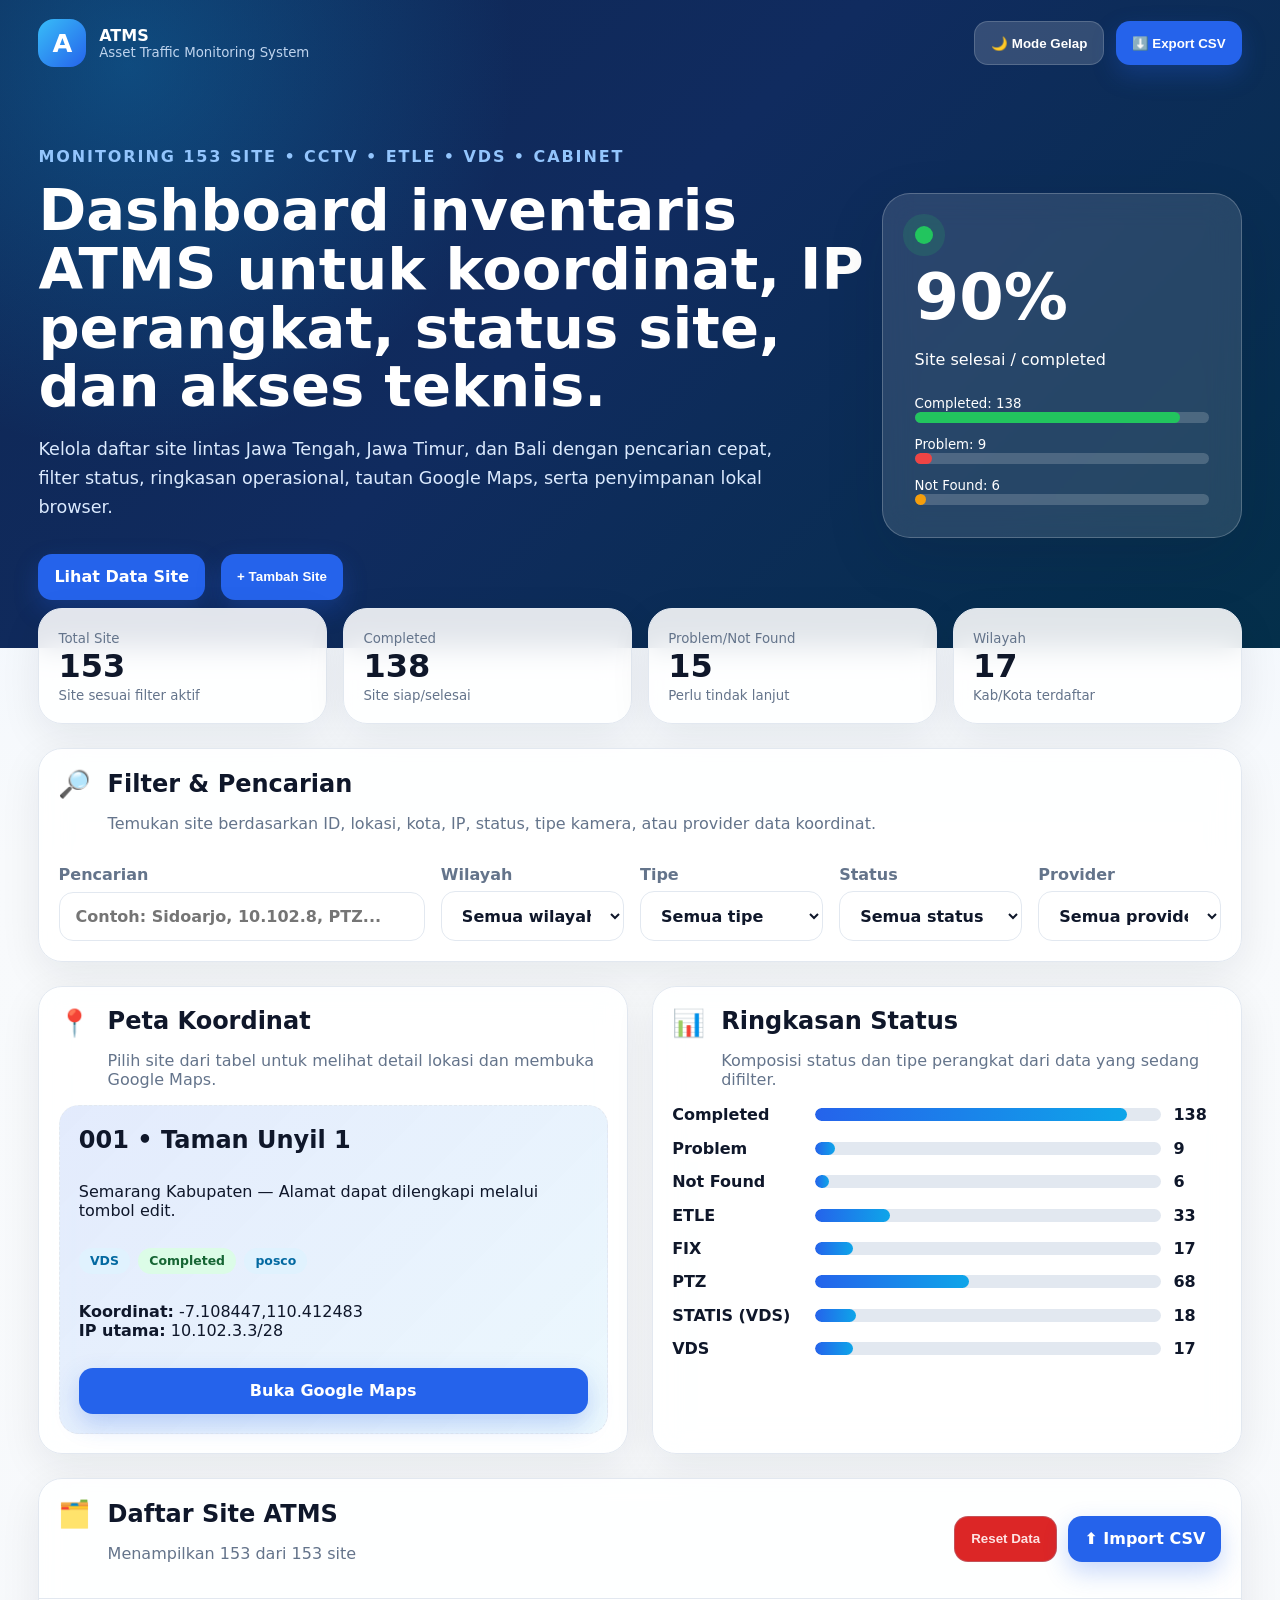
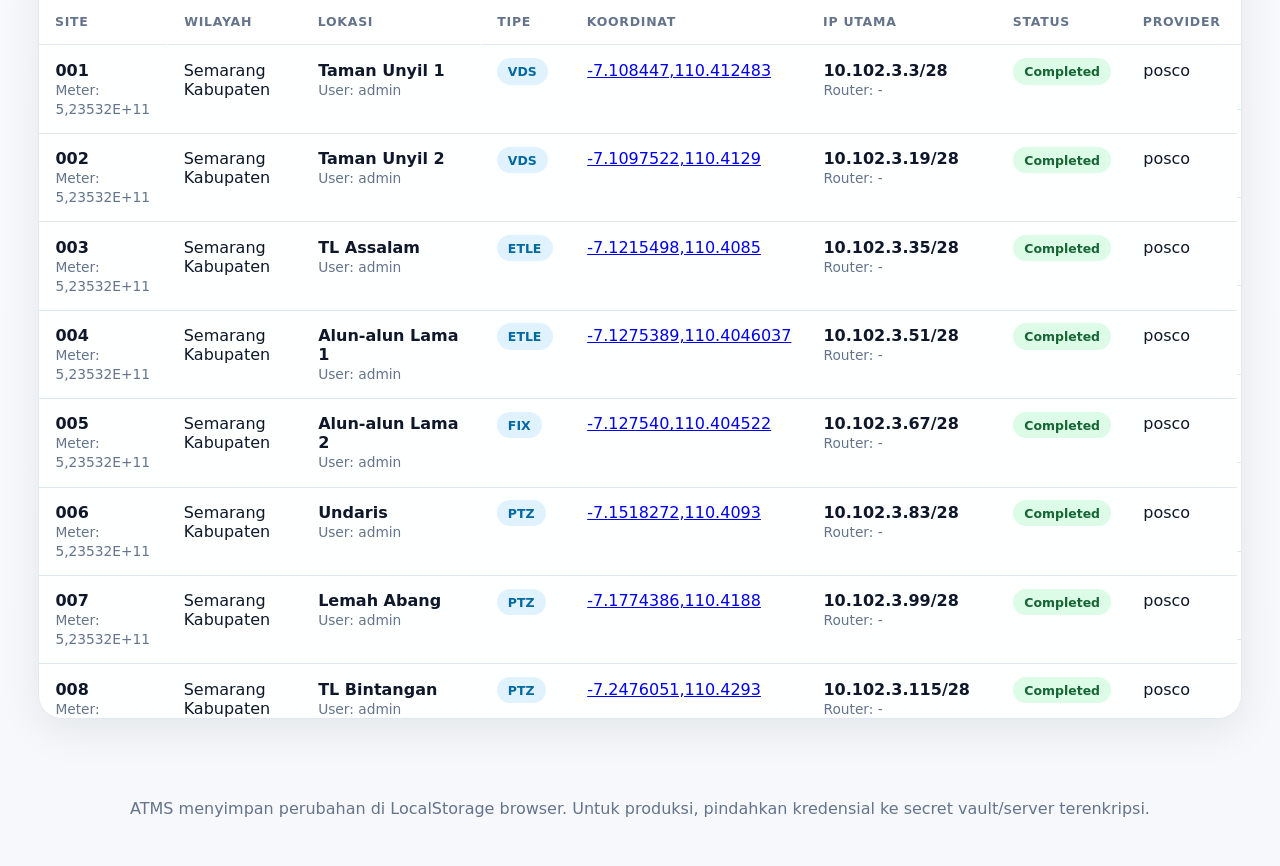
<file: index.html>
<!doctype html>
<html lang="id">
  <head>
    <meta charset="utf-8" />
    <meta name="viewport" content="width=device-width, initial-scale=1" />
    <title>ATMS | Asset Traffic Monitoring System</title>
    <link rel="stylesheet" href="assets/styles.css" />
  </head>
  <body>
    <header class="hero">
      <nav class="topbar">
        <div class="brand"><span class="brand-mark">A</span><div><strong>ATMS</strong><small>Asset Traffic Monitoring System</small></div></div>
        <div class="top-actions">
          <button id="themeToggle" class="ghost" type="button">🌙 Mode Gelap</button>
          <button id="exportCsv" type="button">⬇️ Export CSV</button>
        </div>
      </nav>
      <section class="hero-grid">
        <div>
          <p class="eyebrow">Monitoring 153 Site • CCTV • ETLE • VDS • Cabinet</p>
          <h1>Dashboard inventaris ATMS untuk koordinat, IP perangkat, status site, dan akses teknis.</h1>
          <p class="hero-copy">Kelola daftar site lintas Jawa Tengah, Jawa Timur, dan Bali dengan pencarian cepat, filter status, ringkasan operasional, tautan Google Maps, serta penyimpanan lokal browser.</p>
          <div class="hero-actions">
            <a class="primary" href="#siteTable">Lihat Data Site</a>
            <button id="openForm" type="button">+ Tambah Site</button>
          </div>
        </div>
        <div class="status-card">
          <span class="pulse"></span>
          <h2 id="healthScore">0%</h2>
          <p>Site selesai / completed</p>
          <div class="mini-bars" id="statusBars"></div>
        </div>
      </section>
    </header>

    <main>
      <section class="stats" id="stats"></section>

      <section class="panel controls-panel">
        <div class="section-title"><span>🔎</span><div><h2>Filter & Pencarian</h2><p>Temukan site berdasarkan ID, lokasi, kota, IP, status, tipe kamera, atau provider data koordinat.</p></div></div>
        <div class="controls">
          <label>Pencarian<input id="searchInput" type="search" placeholder="Contoh: Sidoarjo, 10.102.8, PTZ..." /></label>
          <label>Wilayah<select id="regionFilter"><option value="all">Semua wilayah</option></select></label>
          <label>Tipe<select id="typeFilter"><option value="all">Semua tipe</option></select></label>
          <label>Status<select id="statusFilter"><option value="all">Semua status</option></select></label>
          <label>Provider<select id="providerFilter"><option value="all">Semua provider</option></select></label>
        </div>
      </section>

      <section class="grid-two">
        <article class="panel">
          <div class="section-title"><span>📍</span><div><h2>Peta Koordinat</h2><p>Pilih site dari tabel untuk melihat detail lokasi dan membuka Google Maps.</p></div></div>
          <div id="mapPreview" class="map-preview"></div>
        </article>
        <article class="panel">
          <div class="section-title"><span>📊</span><div><h2>Ringkasan Status</h2><p>Komposisi status dan tipe perangkat dari data yang sedang difilter.</p></div></div>
          <div id="charts" class="charts"></div>
        </article>
      </section>

      <section class="panel table-panel">
        <div class="table-head">
          <div class="section-title"><span>🗂️</span><div><h2>Daftar Site ATMS</h2><p id="resultInfo">Memuat data...</p></div></div>
          <div class="table-actions">
            <button id="resetData" class="ghost danger" type="button">Reset Data</button>
            <label class="import-btn">⬆️ Import CSV<input id="importCsv" type="file" accept=".csv,text/csv" hidden /></label>
          </div>
        </div>
        <div class="table-wrap">
          <table id="siteTable">
            <thead><tr><th>Site</th><th>Wilayah</th><th>Lokasi</th><th>Tipe</th><th>Koordinat</th><th>IP Utama</th><th>Status</th><th>Provider</th><th>Aksi</th></tr></thead>
            <tbody></tbody>
          </table>
        </div>
      </section>
    </main>

    <dialog id="siteDialog">
      <form id="siteForm" method="dialog">
        <div class="dialog-head"><h2 id="formTitle">Tambah Site</h2><button type="button" id="closeForm" class="icon-btn">✕</button></div>
        <div class="form-grid">
          <input name="id" placeholder="Site ID" required />
          <input name="region" placeholder="Wilayah/TMC" required />
          <input name="location" placeholder="Lokasi" required />
          <input name="coordinate" placeholder="Koordinat lat,lng" required />
          <input name="address" placeholder="Alamat" />
          <select name="type"><option>PTZ</option><option>VDS</option><option>ETLE</option><option>FIX</option><option>STATIS (VDS)</option></select>
          <input name="routerIp" placeholder="Router ISP" />
          <input name="cameraIp" placeholder="IP Kamera Utama" />
          <input name="cabinetIp" placeholder="IP Smart Cabinet" />
          <input name="powerIp" placeholder="IP Power Monitoring" />
          <input name="username" placeholder="Username" />
          <input name="password" placeholder="Password / token (opsional)" type="password" autocomplete="new-password" />
          <input name="meterId" placeholder="ID Meteran Listrik" />
          <select name="provider"><option>fibernet</option><option>posco</option><option>lainnya</option></select>
          <select name="status"><option>Completed</option><option>Problem</option><option>Not Found</option><option>Planned</option></select>
        </div>
        <menu><button type="button" id="deleteSite" class="danger">Hapus</button><span></span><button type="button" id="cancelForm" class="ghost">Batal</button><button class="primary" value="default">Simpan</button></menu>
      </form>
    </dialog>

    <footer><p>ATMS menyimpan perubahan di LocalStorage browser. Untuk produksi, pindahkan kredensial ke secret vault/server terenkripsi.</p></footer>
    <script src="data/sites.js"></script>
    <script src="assets/app.js"></script>
  </body>
</html>
</file>
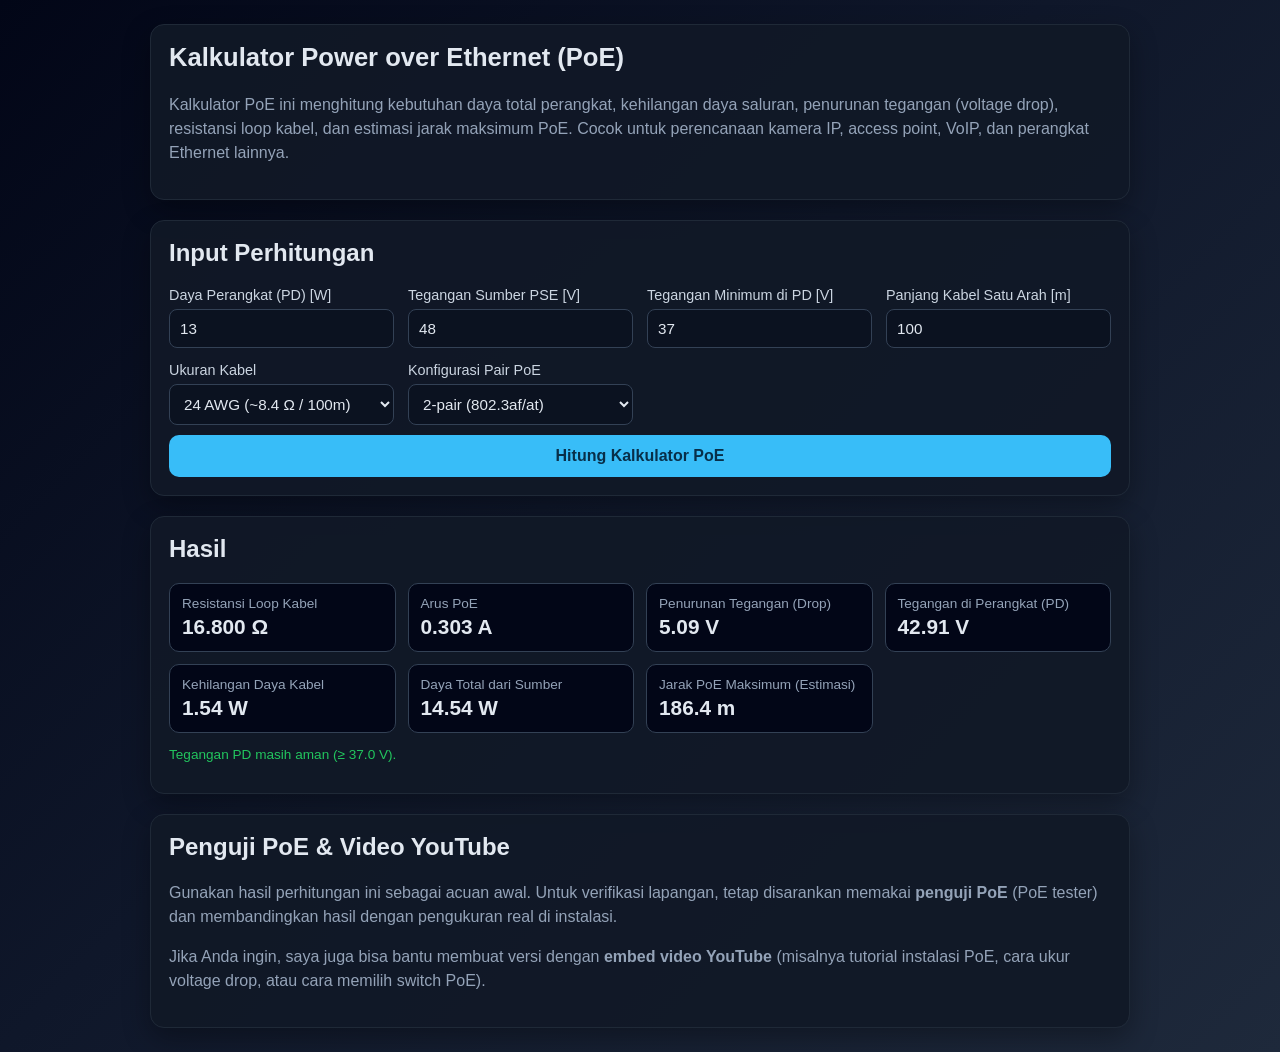
<file: poe-calculator.html>
<!doctype html>
<html lang="id">
<head>
  <meta charset="UTF-8" />
  <meta name="viewport" content="width=device-width, initial-scale=1.0" />
  <title>Kalkulator Power over Ethernet (PoE)</title>
  <style>
    :root {
      --bg: #0f172a;
      --card: #111827;
      --muted: #94a3b8;
      --text: #e2e8f0;
      --accent: #38bdf8;
      --ok: #22c55e;
      --warn: #f59e0b;
    }
    * { box-sizing: border-box; }
    body {
      margin: 0;
      font-family: Arial, Helvetica, sans-serif;
      background: linear-gradient(135deg, #020617, #0f172a 45%, #1e293b);
      color: var(--text);
      padding: 24px;
    }
    .container {
      max-width: 980px;
      margin: 0 auto;
      display: grid;
      gap: 20px;
    }
    .card {
      background: rgba(17, 24, 39, 0.92);
      border: 1px solid #1f2937;
      border-radius: 14px;
      padding: 18px;
      box-shadow: 0 10px 28px rgba(0, 0, 0, 0.32);
    }
    h1, h2 { margin-top: 0; }
    h1 { font-size: 1.6rem; }
    .desc { color: var(--muted); line-height: 1.5; }
    .grid {
      display: grid;
      grid-template-columns: repeat(auto-fit, minmax(220px, 1fr));
      gap: 14px;
    }
    label { display: block; font-size: 0.9rem; margin-bottom: 6px; color: #cbd5e1; }
    input, select {
      width: 100%;
      border: 1px solid #334155;
      background: #0b1220;
      color: var(--text);
      border-radius: 8px;
      padding: 10px;
      font-size: 0.95rem;
    }
    button {
      width: 100%;
      margin-top: 10px;
      border: 0;
      border-radius: 10px;
      background: var(--accent);
      color: #082f49;
      font-weight: 700;
      padding: 12px;
      cursor: pointer;
      font-size: 1rem;
    }
    .results {
      display: grid;
      grid-template-columns: repeat(auto-fit, minmax(210px, 1fr));
      gap: 12px;
    }
    .result {
      border: 1px solid #334155;
      border-radius: 10px;
      padding: 12px;
      background: #020617;
    }
    .result .k { color: var(--muted); font-size: 0.85rem; }
    .result .v { font-size: 1.3rem; margin-top: 4px; font-weight: 700; }
    .ok { color: var(--ok); }
    .warn { color: var(--warn); }
    .footnote { font-size: 0.85rem; color: var(--muted); }
    a { color: var(--accent); }
  </style>
</head>
<body>
  <main class="container">
    <section class="card">
      <h1>Kalkulator Power over Ethernet (PoE)</h1>
      <p class="desc">
        Kalkulator PoE ini menghitung kebutuhan daya total perangkat, kehilangan daya saluran,
        penurunan tegangan (voltage drop), resistansi loop kabel, dan estimasi jarak maksimum PoE.
        Cocok untuk perencanaan kamera IP, access point, VoIP, dan perangkat Ethernet lainnya.
      </p>
    </section>

    <section class="card">
      <h2>Input Perhitungan</h2>
      <div class="grid">
        <div>
          <label for="powerPd">Daya Perangkat (PD) [W]</label>
          <input id="powerPd" type="number" min="0.1" step="0.1" value="13" />
        </div>
        <div>
          <label for="voltageSource">Tegangan Sumber PSE [V]</label>
          <input id="voltageSource" type="number" min="1" step="0.1" value="48" />
        </div>
        <div>
          <label for="voltageMin">Tegangan Minimum di PD [V]</label>
          <input id="voltageMin" type="number" min="1" step="0.1" value="37" />
        </div>
        <div>
          <label for="length">Panjang Kabel Satu Arah [m]</label>
          <input id="length" type="number" min="1" step="1" value="100" />
        </div>
        <div>
          <label for="awg">Ukuran Kabel</label>
          <select id="awg">
            <option value="0.084">24 AWG (~8.4 Ω / 100m)</option>
            <option value="0.0667">23 AWG (~6.67 Ω / 100m)</option>
            <option value="0.053">22 AWG (~5.3 Ω / 100m)</option>
            <option value="0.0333">20 AWG (~3.33 Ω / 100m)</option>
          </select>
        </div>
        <div>
          <label for="pairs">Konfigurasi Pair PoE</label>
          <select id="pairs">
            <option value="2">2-pair (802.3af/at)</option>
            <option value="4">4-pair (802.3bt)</option>
          </select>
        </div>
      </div>
      <button id="calcBtn">Hitung Kalkulator PoE</button>
    </section>

    <section class="card">
      <h2>Hasil</h2>
      <div class="results" id="results"></div>
      <p class="footnote" id="status"></p>
    </section>

    <section class="card">
      <h2>Penguji PoE & Video YouTube</h2>
      <p class="desc">
        Gunakan hasil perhitungan ini sebagai acuan awal. Untuk verifikasi lapangan,
        tetap disarankan memakai <strong>penguji PoE</strong> (PoE tester) dan membandingkan
        hasil dengan pengukuran real di instalasi.
      </p>
      <p class="desc">
        Jika Anda ingin, saya juga bisa bantu membuat versi dengan <strong>embed video YouTube</strong>
        (misalnya tutorial instalasi PoE, cara ukur voltage drop, atau cara memilih switch PoE).
      </p>
    </section>
  </main>

  <script>
    const $ = (id) => document.getElementById(id);

    function fmt(n, d = 2) {
      return Number.isFinite(n) ? n.toFixed(d) : '-';
    }

    function solveCurrent(powerPd, voltageSource, loopResistance) {
      if (loopResistance <= 0) {
        return powerPd / voltageSource;
      }
      const discriminant = voltageSource * voltageSource - 4 * loopResistance * powerPd;
      if (discriminant < 0) {
        return NaN;
      }
      return (voltageSource - Math.sqrt(discriminant)) / (2 * loopResistance);
    }

    function calculate() {
      const powerPd = parseFloat($("powerPd").value);
      const voltageSource = parseFloat($("voltageSource").value);
      const voltageMin = parseFloat($("voltageMin").value);
      const length = parseFloat($("length").value);
      const rPerMeter = parseFloat($("awg").value);
      const pairs = parseInt($("pairs").value, 10);

      const parallelFactor = pairs / 2;
      const loopResistance = (2 * length * rPerMeter) / parallelFactor;

      const current = solveCurrent(powerPd, voltageSource, loopResistance);
      const voltageDrop = current * loopResistance;
      const voltageAtPd = voltageSource - voltageDrop;
      const powerLossCable = current * current * loopResistance;
      const powerFromSource = powerPd + powerLossCable;

      const currentAtVmin = powerPd / voltageMin;
      const maxLoopResistance = (voltageSource - voltageMin) / currentAtVmin;
      const maxDistance = (maxLoopResistance * parallelFactor) / (2 * rPerMeter);

      const status = Number.isFinite(current) && voltageAtPd >= voltageMin
        ? `<span class="ok">Tegangan PD masih aman (≥ ${fmt(voltageMin, 1)} V).</span>`
        : `<span class="warn">Peringatan: Tegangan PD di bawah batas minimum ${fmt(voltageMin, 1)} V.</span>`;

      $("results").innerHTML = `
        <div class="result"><div class="k">Resistansi Loop Kabel</div><div class="v">${fmt(loopResistance, 3)} Ω</div></div>
        <div class="result"><div class="k">Arus PoE</div><div class="v">${fmt(current, 3)} A</div></div>
        <div class="result"><div class="k">Penurunan Tegangan (Drop)</div><div class="v">${fmt(voltageDrop, 2)} V</div></div>
        <div class="result"><div class="k">Tegangan di Perangkat (PD)</div><div class="v">${fmt(voltageAtPd, 2)} V</div></div>
        <div class="result"><div class="k">Kehilangan Daya Kabel</div><div class="v">${fmt(powerLossCable, 2)} W</div></div>
        <div class="result"><div class="k">Daya Total dari Sumber</div><div class="v">${fmt(powerFromSource, 2)} W</div></div>
        <div class="result"><div class="k">Jarak PoE Maksimum (Estimasi)</div><div class="v">${fmt(maxDistance, 1)} m</div></div>
      `;
      $("status").innerHTML = status;
    }

    $("calcBtn").addEventListener("click", calculate);
    calculate();
  </script>
</body>
</html>
</file>
<file: assets/styles.css>
:root{--bg:#f6f8fb;--panel:#fff;--ink:#0f172a;--muted:#64748b;--line:#e2e8f0;--primary:#2563eb;--primary-2:#0ea5e9;--ok:#16a34a;--warn:#f59e0b;--bad:#dc2626;--shadow:0 20px 60px rgba(15,23,42,.12)}
*{box-sizing:border-box}body{margin:0;background:linear-gradient(180deg,#eaf3ff 0,#f8fafc 35%,var(--bg));color:var(--ink);font-family:Inter,ui-sans-serif,system-ui,-apple-system,"Segoe UI",sans-serif}body.dark{--bg:#07111f;--panel:#0f1b2d;--ink:#e5eefb;--muted:#9fb0c7;--line:#24354d;background:linear-gradient(180deg,#06152b 0,#08101d 45%,#050914)}button,.primary,.import-btn{border:0;border-radius:14px;background:var(--primary);color:white;padding:.85rem 1rem;font-weight:800;cursor:pointer;text-decoration:none;display:inline-flex;gap:.45rem;align-items:center;justify-content:center;box-shadow:0 10px 24px rgba(37,99,235,.25)}button:hover,.primary:hover,.import-btn:hover{transform:translateY(-1px)}.ghost{background:rgba(255,255,255,.16);color:inherit;border:1px solid rgba(148,163,184,.35);box-shadow:none}.danger{color:#fee2e2;background:var(--bad)}.hero{padding:1.2rem clamp(1rem,3vw,3rem) 3rem;background:radial-gradient(circle at 10% 10%,rgba(14,165,233,.28),transparent 30%),linear-gradient(135deg,#0f2753,#102b5f 45%,#042f4a);color:white}.topbar,.hero-grid,.table-head,.dialog-head,menu{display:flex;align-items:center;justify-content:space-between;gap:1rem}.brand{display:flex;gap:.8rem;align-items:center}.brand-mark{width:48px;height:48px;border-radius:16px;background:linear-gradient(135deg,#38bdf8,#2563eb);display:grid;place-items:center;font-size:1.6rem;font-weight:900}.brand small{display:block;color:#bfd4ee}.top-actions{display:flex;gap:.7rem;flex-wrap:wrap}.hero-grid{display:grid;grid-template-columns:minmax(0,1.45fr) 360px;margin-top:4rem}.eyebrow{letter-spacing:.12em;text-transform:uppercase;color:#93c5fd;font-weight:800}.hero h1{font-size:clamp(2rem,4.5vw,4.8rem);line-height:1.02;margin:.5rem 0;max-width:980px}.hero-copy{max-width:760px;color:#dbeafe;font-size:1.1rem;line-height:1.65}.hero-actions{display:flex;gap:1rem;flex-wrap:wrap;margin-top:2rem}.status-card{background:rgba(255,255,255,.12);border:1px solid rgba(255,255,255,.22);border-radius:28px;padding:2rem;box-shadow:var(--shadow);backdrop-filter:blur(16px)}.pulse{display:block;width:18px;height:18px;border-radius:50%;background:#22c55e;box-shadow:0 0 0 12px rgba(34,197,94,.15)}.status-card h2{font-size:4rem;margin:1rem 0 0}.mini-bars{display:grid;gap:.7rem;margin-top:1.5rem}.bar{height:11px;border-radius:20px;background:rgba(255,255,255,.18);overflow:hidden}.bar span{display:block;height:100%;border-radius:inherit}main{padding:2rem clamp(1rem,3vw,3rem);display:grid;gap:1.5rem}.stats{display:grid;grid-template-columns:repeat(4,minmax(0,1fr));gap:1rem;margin-top:-4.5rem}.stat,.panel{background:rgba(255,255,255,.88);border:1px solid var(--line);border-radius:24px;padding:1.2rem;box-shadow:0 12px 40px rgba(15,23,42,.08);backdrop-filter:blur(14px)}body.dark .stat,body.dark .panel{background:rgba(15,27,45,.86)}.stat b{display:block;font-size:2rem}.stat small,.section-title p,#resultInfo,footer{color:var(--muted)}.section-title{display:flex;gap:1rem;align-items:flex-start}.section-title span{font-size:1.65rem}.section-title h2{margin:.1rem 0}.controls{display:grid;grid-template-columns:2fr repeat(4,1fr);gap:1rem;margin-top:1rem}label{display:grid;gap:.45rem;font-weight:800;color:var(--muted)}input,select{width:100%;border:1px solid var(--line);background:var(--panel);color:var(--ink);border-radius:14px;padding:.85rem 1rem;font:inherit}.grid-two{display:grid;grid-template-columns:1fr 1fr;gap:1.5rem}.map-preview{min-height:280px;border-radius:20px;background:linear-gradient(135deg,rgba(37,99,235,.13),rgba(14,165,233,.08));border:1px dashed var(--line);padding:1.2rem;display:grid;align-content:center;gap:.75rem}.map-preview h3{font-size:1.5rem;margin:0}.chips{display:flex;gap:.5rem;flex-wrap:wrap}.chip,.status{border-radius:999px;padding:.35rem .7rem;font-weight:900;font-size:.78rem;background:#e0f2fe;color:#0369a1}.status.status-completed{background:#dcfce7;color:#166534}.status.status-problem{background:#fee2e2;color:#991b1b}.status.status-not-found{background:#fef3c7;color:#92400e}.charts{display:grid;gap:.9rem}.chart-row{display:grid;grid-template-columns:130px 1fr 48px;gap:.8rem;align-items:center}.chart-track{height:13px;background:var(--line);border-radius:99px;overflow:hidden}.chart-track span{display:block;height:100%;background:linear-gradient(90deg,var(--primary),var(--primary-2));border-radius:inherit}.table-panel{padding:0;overflow:hidden}.table-head{padding:1.2rem}.table-actions{display:flex;gap:.7rem;flex-wrap:wrap}.table-wrap{overflow:auto;max-height:720px;border-top:1px solid var(--line)}table{width:100%;border-collapse:separate;border-spacing:0;min-width:1050px}th,td{padding:.95rem 1rem;text-align:left;border-bottom:1px solid var(--line);vertical-align:top}th{position:sticky;top:0;background:var(--panel);z-index:1;color:var(--muted);font-size:.78rem;text-transform:uppercase;letter-spacing:.06em}tbody tr{cursor:pointer}tbody tr:hover{background:rgba(37,99,235,.06)}td strong{display:block}.muted{color:var(--muted);font-size:.86rem}.action-cell{display:flex;gap:.5rem}.icon-btn,.small-btn{padding:.55rem .7rem;border-radius:10px;box-shadow:none}.small-btn{background:#e0f2fe;color:#0369a1}dialog{border:0;border-radius:24px;padding:0;max-width:980px;width:min(96vw,980px);background:var(--panel);color:var(--ink);box-shadow:var(--shadow)}dialog::backdrop{background:rgba(2,6,23,.65);backdrop-filter:blur(4px)}#siteForm{padding:1.2rem}.form-grid{display:grid;grid-template-columns:repeat(3,1fr);gap:1rem;margin:1rem 0}menu{padding:0;margin:1rem 0 0}menu span{flex:1}footer{text-align:center;padding:2rem}@media (max-width:980px){.hero-grid,.grid-two{grid-template-columns:1fr}.stats{grid-template-columns:repeat(2,1fr);margin-top:-3rem}.controls,.form-grid{grid-template-columns:1fr}.status-card{max-width:none}}@media (max-width:640px){.topbar,.table-head{align-items:flex-start;flex-direction:column}.stats{grid-template-columns:1fr}.hero{padding-inline:1rem}.hero-grid{margin-top:2rem}.status-card h2{font-size:3rem}}
</file>
